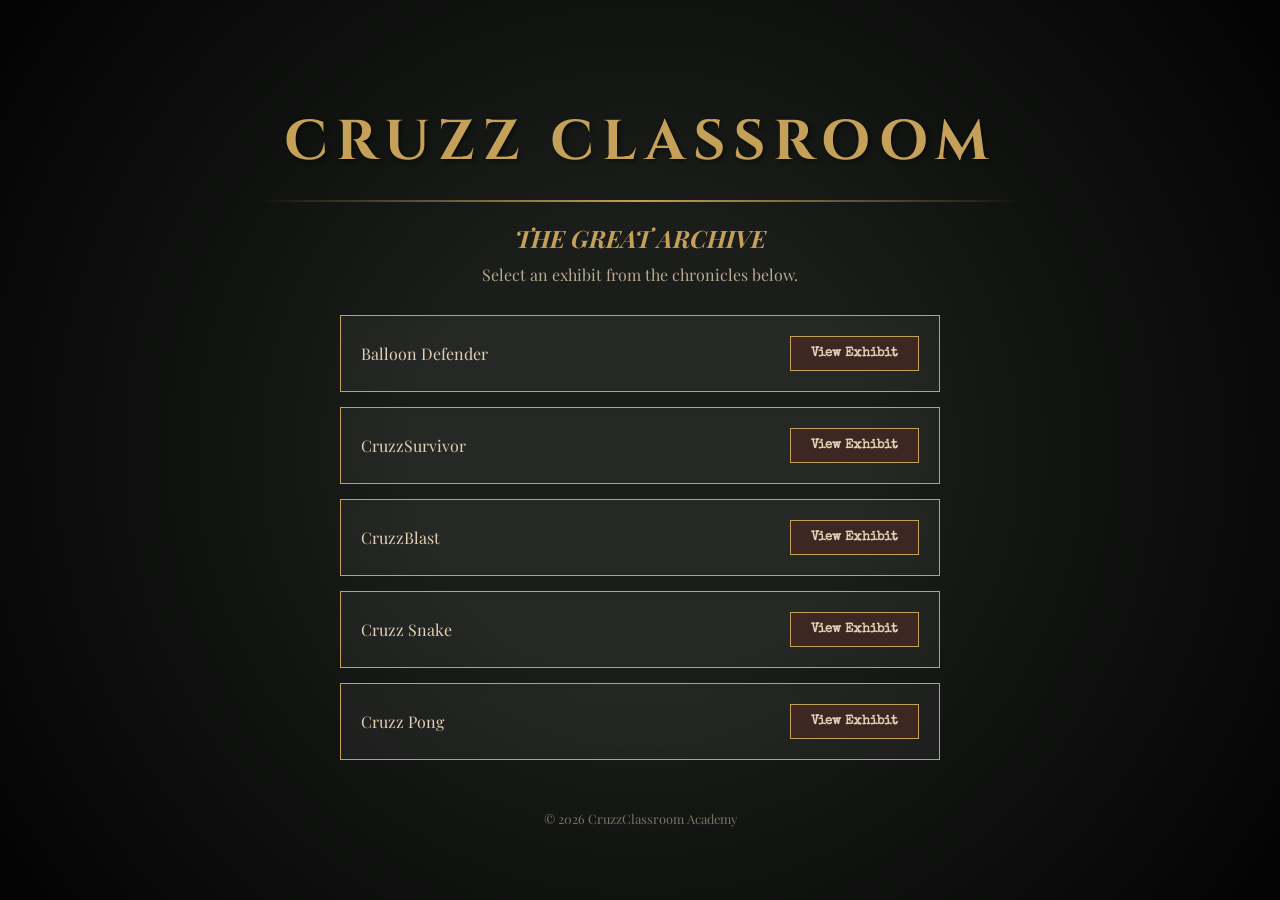
<file: CruzzClassroom/index.html>
<!DOCTYPE html>
<html lang="en">
<head>
    <meta charset="UTF-8">
    <meta name="viewport" content="width=device-width, initial-scale=1.0">
    <title>CruzzClassroom | The Great Archive</title>
    <link rel="stylesheet" href="style.css">
    <link href="https://fonts.googleapis.com/css2?family=Cinzel:wght@700&family=Playfair+Display:ital,wght@0,400;1,700&family=Special+Elite&display=swap" rel="stylesheet">
</head>
<body>
    <div id="fx-survival" class="bg-fx">
        <div class="survivor-sphere" style="top: 15%; animation-delay: 0s;"></div>
        <div class="survivor-sphere" style="top: 40%; animation-delay: 4s; transform: scale(1.2);"></div>
        <div class="survivor-sphere" style="top: 70%; animation-delay: 2s; transform: scale(0.8);"></div>
        <div class="survivor-sphere" style="top: 85%; animation-delay: 7s;"></div>
    </div>
    
    <div id="fx-blast" class="bg-fx">
        <div class="blast-block" style="left: 10%; animation-delay: 0s;"></div>
        <div class="blast-block" style="left: 30%; animation-delay: 3s; width: 60px; height: 60px;"></div>
        <div class="blast-block" style="left: 60%; animation-delay: 1s;"></div>
        <div class="blast-block" style="left: 85%; animation-delay: 4.5s; width: 20px; height: 20px;"></div>
    </div>

    <div class="overlay"></div>

    <div id="announcement-banner" style="display: none;">
        <span id="announcement-text"></span>
        <button onclick="closeAnnouncement()">✖</button>
    </div>

    <div id="admin-modal" style="display: none;">
        <div class="chalkboard admin-box">
            <h2 class="status-text">HEADMASTER LOGIN</h2>
            <input type="password" id="admin-pass" placeholder="Enter Password...">
            <button class="play-btn" onclick="verifyAdmin()">Login</button>
            <button class="back-btn" onclick="closeAdmin()">Cancel</button>
            
            <div id="admin-panel" style="display: none; margin-top: 20px;">
                <textarea id="announcement-input" placeholder="Type new announcement..."></textarea>
                <button class="play-btn" onclick="postAnnouncement()">Broadcast</button>
                <button class="back-btn" onclick="clearAnnouncement()">Clear Current</button>
            </div>
        </div>
    </div>
    
    <div class="classroom-container">
        <header>
            <h1 class="logo" ondblclick="openAdmin()">CRUZZ CLASSROOM</h1>
            <div class="divider"></div>
        </header>

        <main class="content">
            <div id="library-view">
                <h2 class="status-text">THE GREAT ARCHIVE</h2>
                <p class="announcement">Select an exhibit from the chronicles below.</p>
                
                <ul class="game-list">
                    <li class="game-item">
                        <span class="game-title">Balloon Defender</span>
                        <button class="play-btn" onclick="openDetails('balloon')">View Exhibit</button>
                    </li>
                    <li class="game-item">
                        <span class="game-title">CruzzSurvivor</span>
                        <button class="play-btn" onclick="openDetails('survival')">View Exhibit</button>
                    </li>
                    <li class="game-item">
                        <span class="game-title">CruzzBlast</span>
                        <button class="play-btn" onclick="openDetails('blast')">View Exhibit</button>
                    </li>
                    <li class="game-item">
                        <span class="game-title">Cruzz Snake</span>
                        <button class="play-btn" onclick="openDetails('snake')">View Exhibit</button>
                    </li>
                    <li class="game-item">
                        <span class="game-title">Cruzz Pong</span>
                        <button class="play-btn" onclick="openDetails('pong')">View Exhibit</button>
                    </li>
                </ul>
            </div>

            <div id="details-view" style="display: none;">
                <button class="back-btn" onclick="returnToLibrary()">← Return to Library</button>
                <div class="chalkboard details-box">
                    <h2 id="detail-title" class="status-text"></h2>
                    <div id="detail-description" class="desc-content"></div>
                    <button class="play-btn launch-btn" onclick="launchFullscreen()">COMMENCE SIMULATION</button>
                </div>
            </div>

            <div id="player-view" style="display: none;">
                <div class="game-frame-container" id="fullscreen-wrapper">
                    <div id="pause-guard" style="display: none;">
                        <h2 class="status-text" style="color: #ef4444;">EXHIBIT PAUSED</h2>
                        <p style="font-family: 'Special Elite', cursive; margin-bottom: 20px;">This simulation requires maximum focus (Fullscreen).</p>
                        <button class="play-btn" onclick="resumeFullscreen()">RESUME FULLSCREEN</button>
                        <button class="back-btn" onclick="closeGame()" style="margin-left: 10px;">ABORT</button>
                    </div>
                    <iframe id="game-engine" sandbox="allow-scripts allow-forms allow-modals allow-same-origin" allow="fullscreen" src=""></iframe>
                </div>
            </div>
        </main>

        <footer>
            <p>&copy; 2026 CruzzClassroom Academy</p>
        </footer>
    </div>

    <script src="script.js"></script>
</body>
</html>
</file>
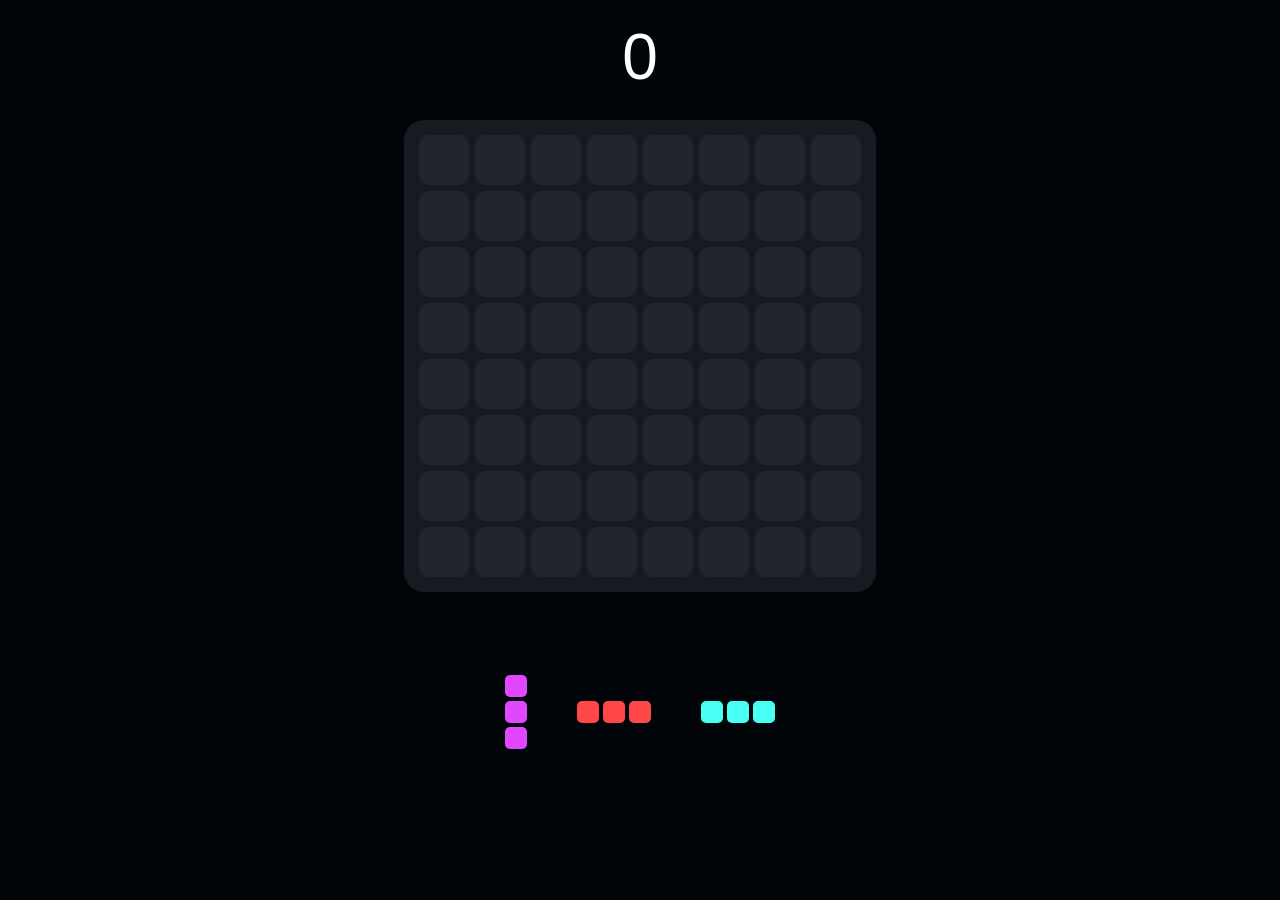
<file: CruzzClassroom/games/cruzzblast.html>
<!DOCTYPE html>
<html lang="en">
<head>
    <meta charset="UTF-8">
    <meta name="viewport" content="width=device-width, initial-scale=1.0, user-scalable=no">
    <title>Block Blast - Smooth Placement</title>
    <style>
        :root {
            --bg: #010409;
            --grid-bg: #161b22;
            --cell-empty: #21262d;
            --cell-size: 50px;
            --block-img: url('https://core-docs.s3.amazonaws.com/oregon_city_school_district_62_ar/directory/205899160/small_a5fa43fe-97da-4562-9943-37f20b4870c8.png');
        }
        body { 
            background: var(--bg); color: white; font-family: 'Arial Black', sans-serif;
            display: flex; flex-direction: column; align-items: center; 
            touch-action: none; margin: 0; overflow: hidden; height: 100vh;
        }
        #header { margin-top: 20px; text-align: center; height: 100px; width: 100%; }
        #score { font-size: 4rem; margin: 0; }
        
        #grid-container { padding: 15px; background: var(--grid-bg); border-radius: 20px; position: relative; }
        #grid { display: grid; grid-template-columns: repeat(8, var(--cell-size)); gap: 6px; }
        
        .cell { width: var(--cell-size); height: var(--cell-size); background: var(--cell-empty); border-radius: 10px; transition: background 0.1s; }
        .cell.filled { 
            background-image: var(--block-img); background-size: cover; background-blend-mode: overlay;
            animation: popIn 0.2s cubic-bezier(0.17, 0.89, 0.32, 1.49) forwards;
        }

        .cell.preview { 
            background-color: rgba(255, 255, 255, 0.2) !important; 
            border: 2px solid rgba(255,255,255,0.5);
            transform: scale(0.95);
        }

        @keyframes popIn { 0% { transform: scale(0.8); } 100% { transform: scale(1); } }
        
        #hand { display: flex; gap: 30px; margin-top: 40px; height: 160px; align-items: center; }
        .shape-container { padding: 10px; cursor: grab; }
        .s-cell { width: 22px; height: 22px; border-radius: 5px; background-image: var(--block-img); background-size: cover; background-blend-mode: overlay; }

        /* KEY FIX: Ensure the dragging clone never blocks the pointer detection */
        .dragging { 
            position: fixed; z-index: 9999; 
            pointer-events: none !important; 
            transform-origin: center center;
            will-change: left, top, transform;
        }
        
        .blasting { animation: blast 0.4s forwards; }
        @keyframes blast { 0% { filter: brightness(3); } 100% { transform: scale(1.4); opacity: 0; } }
    </style>
</head>
<body>

<div id="header"><div id="score">0</div></div>
<div id="grid-container"><div id="grid"></div></div>
<div id="hand"></div>

<script>
    const GRID_SIZE = 8;
    const COLORS = ['#FF4747', '#478BFF', '#47FF47', '#FFB147', '#E047FF', '#47FFF3'];
    const SHAPES = [
        { coords: [[0,0], [0,1], [1,0], [1,1]], w: 2, h: 2 }, 
        { coords: [[0,0], [0,1], [0,2]], w: 3, h: 1 },         
        { coords: [[0,0], [1,0], [2,0]], w: 1, h: 3 },         
        { coords: [[0,0], [0,1], [0,2], [0,3]], w: 4, h: 1 },  
        { coords: [[0,1], [1,0], [1,1], [1,2]], w: 3, h: 2 }
    ];

    let grid = [], score = 0, isDragging = false;
    const gridEl = document.getElementById('grid');
    const scoreEl = document.getElementById('score');

    function init() {
        grid = Array(GRID_SIZE).fill().map(() => Array(GRID_SIZE).fill(null));
        gridEl.innerHTML = '';
        for (let r = 0; r < GRID_SIZE; r++) {
            for (let c = 0; c < GRID_SIZE; c++) {
                const cell = document.createElement('div');
                cell.className = 'cell'; cell.id = `c-${r}-${c}`;
                gridEl.appendChild(cell);
            }
        }
        spawnHand();
    }

    function spawnHand() {
        const handEl = document.getElementById('hand');
        handEl.innerHTML = '';
        for (let i = 0; i < 3; i++) {
            const s = { ...SHAPES[Math.floor(Math.random() * SHAPES.length)] };
            s.color = COLORS[Math.floor(Math.random() * COLORS.length)];
            createDraggable(s);
        }
    }

    function createDraggable(shape) {
        const container = document.createElement('div');
        container.className = 'shape-container';
        const sGrid = document.createElement('div');
        sGrid.style.display = 'grid';
        sGrid.style.gap = '4px';
        sGrid.style.gridTemplateColumns = `repeat(${shape.w}, 22px)`;

        shape.coords.forEach(([dr, dc]) => {
            const sc = document.createElement('div');
            sc.className = 's-cell';
            sc.style.backgroundColor = shape.color;
            sc.style.gridRow = dr + 1; sc.style.gridColumn = dc + 1;
            sGrid.appendChild(sc);
        });

        container.appendChild(sGrid);
        document.getElementById('hand').appendChild(container);

        container.onpointerdown = (e) => {
            if (isDragging) return;
            isDragging = true;
            
            const pointerId = e.pointerId;
            container.setPointerCapture(pointerId);
            
            const clone = container.cloneNode(true);
            clone.classList.add('dragging');
            const rect = container.getBoundingClientRect();
            
            document.body.appendChild(clone);
            container.style.visibility = 'hidden';

            const move = (evt) => {
                if (evt.pointerId !== pointerId) return;

                const scale = 2.4;
                const w = rect.width * scale;
                const h = rect.height * scale;
                
                // Position clone centered on pointer
                clone.style.left = (evt.clientX - w / 2) + 'px';
                clone.style.top = (evt.clientY - h / 2) + 'px';
                clone.style.transform = `scale(${scale})`;
                
                // Optimized Preview Logic
                document.querySelectorAll('.cell.preview').forEach(c => c.classList.remove('preview'));
                
                const target = getTarget(evt.clientX, evt.clientY, shape);
                if (target) {
                    shape.coords.forEach(([dr, dc]) => {
                        const cell = document.getElementById(`c-${target.r + dr}-${target.c + dc}`);
                        if (cell) cell.classList.add('preview');
                    });
                }
            };

            const up = (evt) => {
                if (evt.pointerId !== pointerId) return;

                const target = getTarget(evt.clientX, evt.clientY, shape);
                if (target) {
                    place(target.r, target.c, shape);
                    container.remove();
                    checkLines();
                    if (document.getElementById('hand').children.length === 0) spawnHand();
                } else {
                    container.style.visibility = 'visible';
                }
                
                clone.remove();
                isDragging = false;
                document.querySelectorAll('.cell.preview').forEach(c => c.classList.remove('preview'));
                window.removeEventListener('pointermove', move);
                window.removeEventListener('pointerup', up);
            };

            window.addEventListener('pointermove', move);
            window.addEventListener('pointerup', up);
        };
    }

    function getTarget(x, y, shape) {
        // Use elementFromPoint to find the grid cell beneath the pointer
        // pointer-events: none on the clone ensures we "see through" the held piece
        const el = document.elementFromPoint(x, y);
        if (!el || !el.classList.contains('cell')) return null;

        const [_, r, c] = el.id.split('-');
        // Calculate the top-left origin of where the shape should start
        const tr = parseInt(r) - Math.floor(shape.h / 2);
        const tc = parseInt(c) - Math.floor(shape.w / 2);
        
        // Bounds and Collision Check
        const canFit = shape.coords.every(([dr, dc]) => {
            const nr = tr + dr, nc = tc + dc;
            return nr >= 0 && nr < GRID_SIZE && nc >= 0 && nc < GRID_SIZE && !grid[nr][nc];
        });
        
        return canFit ? { r: tr, c: tc } : null;
    }

    function place(r, c, shape) {
        shape.coords.forEach(([dr, dc]) => {
            const nr = r + dr, nc = c + dc;
            grid[nr][nc] = shape.color;
            const el = document.getElementById(`c-${nr}-${nc}`);
            el.className = 'cell filled';
            el.style.backgroundColor = shape.color;
        });
        score += shape.coords.length;
        scoreEl.innerText = score;
    }

    function checkLines() {
        let rs = [], cs = [];
        for (let i = 0; i < GRID_SIZE; i++) {
            if (grid[i].every(v => v !== null)) rs.push(i);
            if (grid.every(row => row[i] !== null)) cs.push(i);
        }
        if (rs.length + cs.length > 0) {
            score += (rs.length + cs.length) * 100;
            scoreEl.innerText = score;
            rs.forEach(r => {
                for (let i = 0; i < GRID_SIZE; i++) blast(r, i);
                grid[r] = Array(GRID_SIZE).fill(null);
            });
            cs.forEach(c => {
                for (let i = 0; i < GRID_SIZE; i++) blast(i, c);
                grid.forEach(row => row[c] = null);
            });
        }
    }

    function blast(r, c) {
        const el = document.getElementById(`c-${r}-${c}`);
        el.classList.add('blasting');
        setTimeout(() => { el.className = 'cell'; el.style.backgroundColor = ''; }, 400);
    }

    init();
</script>
</body>
</html>
</file>
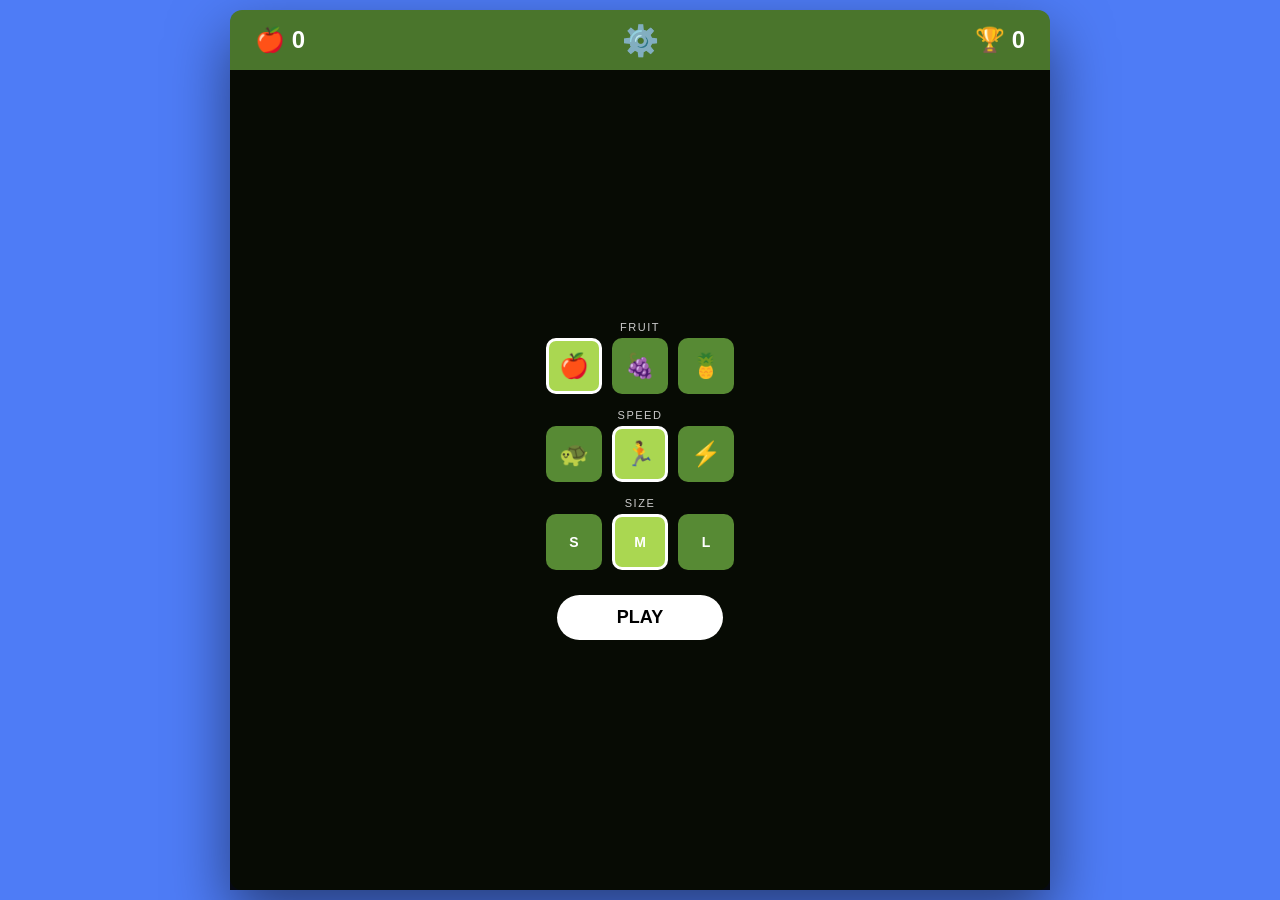
<file: CruzzClassroom/games/Cruzzsnake.html>
<!DOCTYPE html>
<html lang="en">
<head>
    <meta charset="UTF-8">
    <meta name="viewport" content="width=device-width, initial-scale=1.0">
    <title>Google Snake 1:1 REPLICA</title>
    <style>
        :root {
            --header-green: #4a752c;
            --grass-light: #aad751;
            --grass-dark: #a2d149;
            --snake-body: #527ff2;
        }

        body {
            background-color: #4e7cf6;
            margin: 0;
            display: flex;
            flex-direction: column;
            align-items: center;
            justify-content: center;
            height: 100vh;
            font-family: 'Roboto', Arial, sans-serif;
            color: white;
            overflow: hidden;
            user-select: none;
        }

        .game-wrapper {
            background-color: var(--header-green);
            border-radius: 12px;
            box-shadow: 0 25px 60px rgba(0,0,0,0.5);
            position: relative;
            display: flex;
            flex-direction: column;
            max-height: 98vh; 
        }

        .header {
            height: 60px;
            display: flex;
            justify-content: space-between;
            align-items: center;
            padding: 0 25px;
            font-size: 24px;
            font-weight: bold;
            flex-shrink: 0;
        }

        .settings-btn { cursor: pointer; font-size: 30px; z-index: 101; }

        .overlay {
            position: absolute;
            top: 60px;
            left: 0;
            width: 100%;
            height: calc(100% - 60px);
            background: rgba(0, 0, 0, 0.9);
            display: none;
            flex-direction: column;
            align-items: center;
            justify-content: center;
            z-index: 100;
        }

        .settings-content { width: 90%; max-width: 450px; text-align: center; }
        .setting-row { display: flex; justify-content: center; gap: 10px; margin-bottom: 15px; }
        
        /* Smaller Labels */
        .label { 
            font-size: 11px; 
            text-transform: uppercase; 
            margin-bottom: 5px; 
            color: #ccc; 
            letter-spacing: 1.5px; 
        }

        .opt {
            background: #578a34;
            width: 50px;
            height: 50px;
            display: flex;
            align-items: center;
            justify-content: center;
            border-radius: 10px;
            cursor: pointer;
            border: 3px solid transparent;
            transition: 0.2s;
        }
        
        /* Smaller Font for S/M/L buttons */
        .opt-text { font-size: 14px; font-weight: bold; }
        .opt-emoji { font-size: 24px; }
        
        .opt.active { border-color: white; background: var(--grass-light); }

        .play-btn {
            background: white;
            color: black;
            border: none;
            padding: 12px 60px;
            border-radius: 30px;
            font-weight: bold;
            cursor: pointer;
            font-size: 18px;
            margin-top: 10px;
        }

        .death-card { background: #4a752c; padding: 30px; border-radius: 20px; text-align: center; }

        canvas { display: block; width: 100%; height: auto; }
    </style>
</head>
<body>

    <div class="game-wrapper" id="container">
        <div class="header">
            <div>🍎 <span id="score">0</span></div>
            <div class="settings-btn" id="gearBtn">⚙️</div>
            <div>🏆 <span id="high">0</span></div>
        </div>

        <div id="settings-overlay" class="overlay">
            <div class="settings-content">
                <div class="label">Fruit</div>
                <div class="setting-row" id="fruitRow">
                    <div class="opt active" data-val="🍎"><span class="opt-emoji">🍎</span></div>
                    <div class="opt" data-val="🍇"><span class="opt-emoji">🍇</span></div>
                    <div class="opt" data-val="🍍"><span class="opt-emoji">🍍</span></div>
                </div>
                <div class="label">Speed</div>
                <div class="setting-row" id="speedRow">
                    <div class="opt" data-val="140"><span class="opt-emoji">🐢</span></div>
                    <div class="opt active" data-val="90"><span class="opt-emoji">🏃</span></div>
                    <div class="opt" data-val="50"><span class="opt-emoji">⚡</span></div>
                </div>
                <div class="label">Size</div>
                <div class="setting-row" id="sizeRow">
                    <div class="opt" data-val="10"><span class="opt-text">S</span></div>
                    <div class="opt active" data-val="16"><span class="opt-text">M</span></div>
                    <div class="opt" data-val="24"><span class="opt-text">L</span></div>
                </div>
                <button class="play-btn" id="playBtn">PLAY</button>
            </div>
        </div>

        <div id="death-overlay" class="overlay">
            <div class="death-card">
                <div style="display:flex; gap:30px; font-size:36px; margin-bottom:20px; justify-content:center; font-weight:bold;">
                    <div>🍎 <span id="finalScore">0</span></div>
                    <div>🏆 <span id="finalBest">0</span></div>
                </div>
                <div style="display:flex; gap:15px; justify-content:center;">
                    <button class="opt" id="retryBtn" style="width:60px; height:60px;"><span class="opt-emoji">▶️</span></button>
                    <button class="opt" id="deathSettingsBtn" style="width:60px; height:60px;"><span class="opt-emoji">⚙️</span></button>
                </div>
            </div>
        </div>

        <canvas id="game"></canvas>
    </div>

<script>
    const canvas = document.getElementById('game');
    const ctx = canvas.getContext('2d');
    const headImg = new Image();
    headImg.src = 'https://core-docs.s3.amazonaws.com/oregon_city_school_district_62_ar/directory/205899160/small_a5fa43fe-97da-4562-9943-37f20b4870c8.png';

    let config = { fruit: '🍎', speed: 90, size: 16 };
    let snake, apple, d, nextD, score = 0, high = 0, loop, isRunning = false;
    
    function updateLayout() {
        const headerHeight = 60;
        const padding = 20;
        const availableHeight = window.innerHeight - headerHeight - padding;
        const availableWidth = window.innerWidth - padding;
        const size = Math.min(availableHeight, availableWidth);
        
        canvas.width = size;
        canvas.height = size;
        document.getElementById('container').style.width = size + 'px';
    }

    function openSettings() {
        isRunning = false;
        document.getElementById('settings-overlay').style.display = 'flex';
        document.getElementById('death-overlay').style.display = 'none';
        updateLayout();
    }

    function startGame() {
        document.getElementById('settings-overlay').style.display = 'none';
        document.getElementById('death-overlay').style.display = 'none';
        updateLayout();
        snake = [{x: 5, y: 5}, {x: 4, y: 5}, {x: 3, y: 5}];
        spawnApple();
        d = 'RIGHT'; nextD = 'RIGHT';
        score = 0;
        document.getElementById('score').innerText = 0;
        isRunning = true;
        clearInterval(loop);
        loop = setInterval(step, config.speed);
    }

    document.getElementById('gearBtn').onclick = openSettings;
    document.getElementById('playBtn').onclick = startGame;
    document.getElementById('retryBtn').onclick = startGame;
    document.getElementById('deathSettingsBtn').onclick = openSettings;

    function setupToggle(rowId, configKey) {
        document.getElementById(rowId).querySelectorAll('.opt').forEach(opt => {
            opt.onclick = () => {
                document.getElementById(rowId).querySelectorAll('.opt').forEach(o => o.classList.remove('active'));
                opt.classList.add('active');
                let val = opt.dataset.val;
                config[configKey] = isNaN(val) ? val : parseInt(val);
                updateLayout();
            };
        });
    }

    setupToggle('fruitRow', 'fruit');
    setupToggle('speedRow', 'speed');
    setupToggle('sizeRow', 'size');

    window.addEventListener('keydown', e => {
        if(['ArrowUp','ArrowDown','ArrowLeft','ArrowRight'].includes(e.key)) e.preventDefault();
        if (e.key === 'ArrowUp' && d !== 'DOWN') nextD = 'UP';
        if (e.key === 'ArrowDown' && d !== 'UP') nextD = 'DOWN';
        if (e.key === 'ArrowLeft' && d !== 'RIGHT') nextD = 'LEFT';
        if (e.key === 'ArrowRight' && d !== 'LEFT') nextD = 'RIGHT';
    });

    function spawnApple() {
        while(true) {
            apple = { x: Math.floor(Math.random()*config.size), y: Math.floor(Math.random()*config.size) };
            if (!snake.some(s => s.x === apple.x && s.y === apple.y)) break;
        }
    }

    function step() {
        if (!isRunning) return;
        d = nextD;
        let head = { ...snake[0] };
        if (d === 'UP') head.y--; if (d === 'DOWN') head.y++;
        if (d === 'LEFT') head.x--; if (d === 'RIGHT') head.x++;

        if (head.x < 0 || head.x >= config.size || head.y < 0 || head.y >= config.size || snake.some(s => s.x === head.x && s.y === head.y)) {
            isRunning = false;
            document.getElementById('finalScore').innerText = score;
            document.getElementById('finalBest').innerText = high;
            document.getElementById('death-overlay').style.display = 'flex';
            return;
        }

        snake.unshift(head);
        if (head.x === apple.x && head.y === apple.y) {
            score++;
            document.getElementById('score').innerText = score;
            if (score > high) { high = score; document.getElementById('high').innerText = high; }
            spawnApple();
        } else {
            snake.pop();
        }
        render();
    }

    function render() {
        const s = canvas.width / config.size;
        for (let i = 0; i < config.size; i++) {
            for (let j = 0; j < config.size; j++) {
                ctx.fillStyle = (i + j) % 2 === 0 ? '#aad751' : '#a2d149';
                ctx.fillRect(i * s, j * s, s, s);
            }
        }

        ctx.font = `${s * 0.7}px Arial`;
        ctx.textAlign = "center";
        ctx.textBaseline = "middle";
        ctx.fillText(config.fruit, apple.x * s + s/2, apple.y * s + s/2);

        ctx.strokeStyle = '#527ff2';
        ctx.lineWidth = s * 0.75; // Body scales with board size
        ctx.lineCap = "round";
        ctx.lineJoin = "round";
        ctx.beginPath();
        ctx.moveTo(snake[0].x * s + s/2, snake[0].y * s + s/2);
        for(let i = 1; i < snake.length; i++) {
            ctx.lineTo(snake[i].x * s + s/2, snake[i].y * s + s/2);
        }
        ctx.stroke();

        ctx.save();
        ctx.translate(snake[0].x * s + s/2, snake[0].y * s + s/2);
        if (d === 'DOWN') ctx.rotate(Math.PI);
        if (d === 'LEFT') ctx.rotate(-Math.PI / 2);
        if (d === 'RIGHT') ctx.rotate(Math.PI / 2);
        
        ctx.beginPath();
        ctx.arc(0, 0, s/2 - 1, 0, Math.PI * 2);
        ctx.clip();
        ctx.drawImage(headImg, -s/2, -s/2, s, s);
        ctx.restore();
    }

    window.onresize = updateLayout;
    openSettings();
</script>
</body>
</html>
</file>
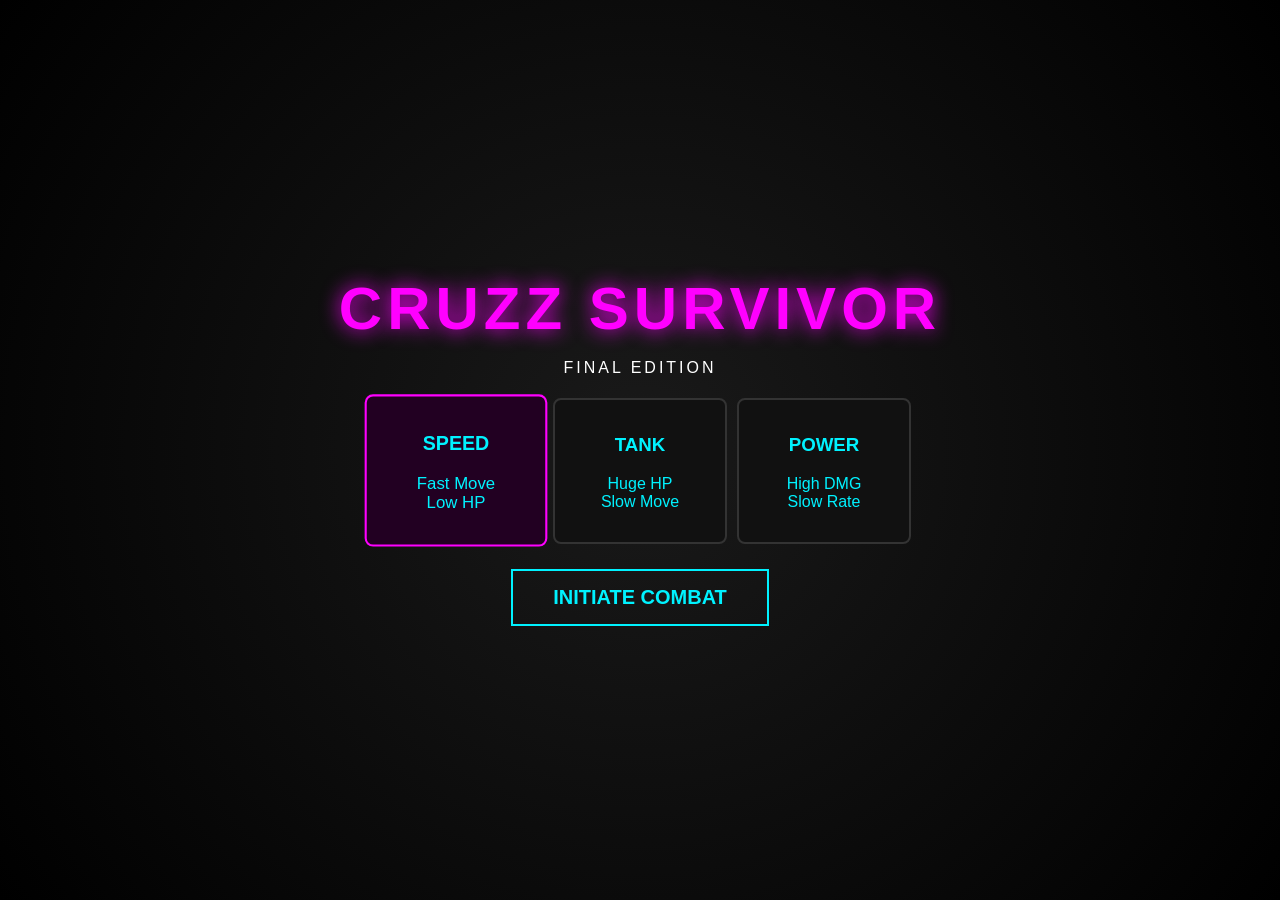
<file: CruzzClassroom/games/Cruzzsurvival.html>
<!DOCTYPE html>
<html lang="en">
<head>
    <meta charset="UTF-8">
    <title>CRUZZ SURVIVOR: FINAL EDITION</title>
    <style>
        body { margin: 0; background: #020202; color: #00f2ff; font-family: 'Segoe UI', sans-serif; overflow: hidden; user-select: none; }
        .overlay { position: absolute; top: 0; left: 0; width: 100%; height: 100%; display: flex; flex-direction: column; align-items: center; justify-content: center; z-index: 100; }
        #main-menu { background: radial-gradient(circle, #1a1a1a 0%, #000 100%); }
        #choice-menu, #trade-menu { background: rgba(0,0,0,0.96); display: none; z-index: 180; }
        #death-screen { background: rgba(20, 0, 0, 0.9); display: none; z-index: 200; border: 5px solid #ff0000; }
        #pause-menu { background: rgba(0,0,0,0.8); display: none; z-index: 150; }
        
        h1 { font-size: 60px; text-transform: uppercase; letter-spacing: 5px; color: #ff00ff; text-shadow: 0 0 20px #ff00ff; margin: 0; }
        .btn { padding: 15px 40px; background: transparent; border: 2px solid #00f2ff; color: #00f2ff; font-size: 20px; cursor: pointer; text-transform: uppercase; transition: 0.2s; font-weight: bold; margin-top: 20px; }
        .btn:hover { background: #00f2ff; color: #000; box-shadow: 0 0 20px #00f2ff; }
        
        .class-card { width: 140px; padding: 15px; background: #111; border: 2px solid #333; cursor: pointer; text-align: center; border-radius: 8px; margin: 5px; transition: 0.3s; }
        .class-card.selected { border-color: #ff00ff; background: #202; transform: scale(1.05); }
        
        .common { border-color: #00ff66 !important; color: #00ff66 !important; }
        .rare { border-color: #0099ff !important; color: #0099ff !important; }
        .epic { border-color: #aa00ff !important; color: #aa00ff !important; }
        .legendary { border-color: #ffcc00 !important; color: #ffcc00 !important; text-shadow: 0 0 10px #ffcc00; }
        .trade-rare { border-color: #ff0055 !important; color: #ff0055 !important; text-shadow: 0 0 15px #ff0055; box-shadow: inset 0 0 20px rgba(255,0,85,0.2); }

        #hp-bar-v { position: absolute; left: 20px; top: 50%; transform: translateY(-50%); width: 22px; height: 300px; background: rgba(255,255,255,0.05); border: 2px solid #333; border-radius: 12px; overflow: hidden; }
        #hp-fill-v { position: absolute; bottom: 0; width: 100%; height: 100%; background: linear-gradient(to top, #ff0000, #ff4d4d); transition: 0.3s; }
        
        #hud-top { position: absolute; top: 20px; left: 50%; transform: translateX(-50%); width: 60%; }
        #xp-container { width: 100%; height: 10px; background: rgba(0,0,0,0.5); border: 1px solid #00f2ff; border-radius: 5px; overflow: hidden; }
        #xp-fill { width: 0%; height: 100%; background: #00f2ff; box-shadow: 0 0 10px #00f2ff; }
        
        #ability-bar-container { position: absolute; bottom: 100px; left: 50%; transform: translateX(-50%); width: 200px; height: 8px; background: #111; border: 1px solid #ff00ff; border-radius: 4px; }
        #ability-fill { width: 0%; height: 100%; background: #ff00ff; box-shadow: 0 0 8px #ff00ff; transition: 0.1s; }

        #powerup-slots { position: absolute; bottom: 20px; left: 60px; display: flex; gap: 8px; align-items: center; }
        .slot { width: 60px; height: 60px; border: 2px solid #222; background: rgba(0,0,0,0.8); display: flex; flex-direction: column; align-items: center; justify-content: center; font-size: 9px; text-align: center; border-radius: 4px; color: #444; position: relative; }
        .stack-badge { position: absolute; top: -5px; right: -5px; background: #ff00ff; color: #fff; font-size: 10px; font-weight: bold; padding: 2px 5px; border-radius: 10px; display: none; }
        
        .aug-card { width: 180px; padding: 15px; background: #000; border: 2px solid #fff; cursor: pointer; text-align: center; border-radius: 8px; transition: 0.2s; }
        .aug-card:hover { transform: translateY(-10px); }
        canvas { display: block; cursor: crosshair; }
    </style>
</head>
<body>
    <div id="main-menu" class="overlay">
        <h1>CRUZZ SURVIVOR</h1>
        <p style="color:#fff; letter-spacing:3px;">FINAL EDITION</p>
        <div style="display:flex" id="class-list">
            <div class="class-card selected" onclick="selClass('speed', this)"><h3>SPEED</h3><p>Fast Move<br>Low HP</p></div>
            <div class="class-card" onclick="selClass('tank', this)"><h3>TANK</h3><p>Huge HP<br>Slow Move</p></div>
            <div class="class-card" onclick="selClass('power', this)"><h3>POWER</h3><p>High DMG<br>Slow Rate</p></div>
        </div>
        <button class="btn" onclick="init()">INITIATE COMBAT</button>
    </div>

    <div id="pause-menu" class="overlay">
        <h1 style="color:#00f2ff">PAUSED</h1>
        <button class="btn" onclick="togglePause()">RESUME</button>
    </div>

    <div id="death-screen" class="overlay">
        <h1 style="color:#ff0000">CRITICAL FAILURE</h1>
        <p style="color:#fff; font-size:24px;">SURVIVED <span id="final-wave">0</span> WAVES</p>
        <button class="btn" onclick="location.reload()">REBOOT SYSTEM</button>
    </div>

    <div id="choice-menu" class="overlay">
        <h2 style="color:#fff">EVOLUTION DETECTED</h2>
        <div style="display:flex; gap:15px;" id="aug-container"></div>
        <div id="replace-ui" style="display:none; margin-top:20px; text-align:center;">
            <p style="color:#ff00ff">PASSIVE SLOTS FULL. OVERWRITE ONE?</p>
            <div id="replace-buttons"></div>
            <button class="btn" style="font-size:12px; border-color:#666; color:#ccc" onclick="closeMenu('choice-menu')">CANCEL / DISCARD</button>
        </div>
    </div>

    <div id="trade-menu" class="overlay">
        <h2 style="color:#ff0055; text-shadow: 0 0 20px #ff0055;">BLACK MARKET TRADE</h2>
        <p style="color:#aaa; font-size:14px; margin-bottom: 20px;">CORE ACCEPTED. SELECT AN ACTIVE ABILITY.</p>
        <div style="display:flex; gap:15px;" id="trade-container"></div>
        <button class="btn" style="font-size:12px; border-color:#666; color:#ccc" onclick="closeMenu('trade-menu')">LEAVE</button>
    </div>

    <div id="game-ui" style="display:none">
        <div id="hp-bar-v"><div id="hp-fill-v"></div></div>
        <div id="hud-top">
            <div id="xp-container"><div id="xp-fill"></div></div>
            <div style="display:flex; justify-content:space-between; font-family:monospace; font-size:18px; margin-top:5px;">
                <span>LVL <span id="lvl-txt">1</span></span>
                <span id="ability-txt" style="color:#ff00ff; font-weight:bold; visibility:hidden;">SPACE READY</span>
                <span style="color:#ff00ff">WAVE <span id="wave-txt">0</span></span>
            </div>
        </div>
        <div id="ability-bar-container"><div id="ability-fill"></div></div>
        <div id="powerup-slots">
            <div class="slot" id="s0"><span class="stack-badge" id="b0"></span><span id="t0">--</span></div>
            <div class="slot" id="s1"><span class="stack-badge" id="b1"></span><span id="t1">--</span></div>
            <div class="slot" id="s2"><span class="stack-badge" id="b2"></span><span id="t2">--</span></div>
            <div class="slot" id="s3"><span class="stack-badge" id="b3"></span><span id="t3">--</span></div>
            <div class="slot" id="s4"><span class="stack-badge" id="b4"></span><span id="t4">--</span></div>
            
            <div style="width: 2px; height: 60px; background: #444; margin: 0 10px;"></div>
            <div class="slot" id="s-ab" style="border-color:#ff00ff; box-shadow: 0 0 10px rgba(255,0,255,0.2);">
                <span style="color:#ff00ff; margin-bottom: 2px;">SPACE</span>
                <span id="t-ab">EMPTY</span>
            </div>
        </div>
    </div>
    <canvas id="canvas"></canvas>

<script>
const canvas = document.getElementById('canvas');
const ctx = canvas.getContext('2d');
const cruzzImg = new Image();
cruzzImg.src = 'https://core-docs.s3.amazonaws.com/oregon_city_school_district_62_ar/directory/205899160/small_a5fa43fe-97da-4562-9943-37f20b4870c8.png';

let player = { x: 0, y: 0, hp: 100, maxHp: 100, lvl: 1, xp: 0, nextXp: 100, speed: 4, bSpeed: 4, r: 25, leech: 0, mag: 180, armor: 0, dead: false, shake: 0, abCharge: 0, abMax: 1000, abSpeed: 1, shielded: 0 };
let weapon = { rate: 25, bRate: 25, count: 1, dmg: 25, bDmg: 25, pSpd: 14 };
let enemies = [], projectiles = [], gems = [], drops = [], eProjectiles = [], augs = [], floatingText = [];
let activeAbility = null; 
let wave = 0, frame = 0, paused = false, keys = {}, mouse = {x:0, y:0}, toSpawn = 0, gameStarted = false, curClass = 'speed';

const CLASSES = { speed: { hp: 80, spd: 4.8, dmg: 25, rate: 25 }, tank: { hp: 160, spd: 3, dmg: 25, rate: 25 }, power: { hp: 100, spd: 4, dmg: 38, rate: 30 } };

// Passive Pool (Siphon Removed)
const AUG_POOL = [
    { name: "Overclock", type: "rate", desc: "Fire Rate ++" },
    { name: "Heavy Cal", type: "dmg", desc: "Damage ++" },
    { name: "Splitter", type: "count", desc: "+1 Projectile" },
    { name: "Plating", type: "maxhp", desc: "Max HP ++" },
    { name: "Scope", type: "pspeed", desc: "Bullet Speed" },
    { name: "Magnet", type: "mag", desc: "Pickup Range" },
    { name: "Reactor", type: "abSpeed", desc: "Ability Recharge" },
    { name: "Titanium", type: "armor", desc: "Damage Reduction" },
    { name: "Vampire", type: "vamp", desc: "High Leech, Low HP" }
];

// Active Ability Pool (Trade Screen Only)
const ABILITY_POOL = [
    { name: "Burst: Nova", abType: "nova", desc: "Space: Clear Area" },
    { name: "Burst: Shield", abType: "shield", desc: "Space: Invulnerable" },
    { name: "Burst: Dash", abType: "dash", desc: "Space: Warp to Mouse" }
];

function getAug(rarity) {
    let t = AUG_POOL[Math.floor(Math.random()*AUG_POOL.length)];
    // Make Vampire artificially rare: 80% chance to reroll if you land on it.
    if(t.type === 'vamp' && Math.random() < 0.8) {
        t = AUG_POOL[0]; // fallback to overclock
    }
    
    let m = rarity === 'legendary' ? 3.5 : (rarity === 'epic' ? 2.2 : (rarity === 'rare' ? 1.5 : 1));
    return {
        name: (rarity.toUpperCase() + " " + t.name), rarity, baseName: t.name,
        apply: () => {
            if(t.type === 'spd') player.bSpeed += (0.6*m);
            if(t.type === 'dmg') weapon.dmg += (14*m);
            if(t.type === 'rate') weapon.bRate *= (1-(0.15*m));
            if(t.type === 'count') weapon.count += (rarity === 'legendary' ? 2 : 1);
            if(t.type === 'maxhp') { player.maxHp += (50*m); player.hp += (50*m); }
            if(t.type === 'pspeed') weapon.pSpd += (5*m);
            if(t.type === 'mag') player.mag += (80*m);
            if(t.type === 'abSpeed') player.abSpeed += (0.5 * m);
            if(t.type === 'armor') player.armor += (0.2 * m);
            if(t.type === 'vamp') { player.leech += (4*m); player.maxHp = Math.max(10, player.maxHp - 30); if(player.hp > player.maxHp) player.hp = player.maxHp; }
            player.speed = player.bSpeed; weapon.rate = weapon.bRate;
        }
    };
}

function selClass(c, el) {
    curClass = c;
    document.querySelectorAll('.class-card').forEach(x => x.classList.remove('selected'));
    el.classList.add('selected');
}

function init() {
    canvas.width = window.innerWidth; canvas.height = window.innerHeight;
    const c = CLASSES[curClass];
    player.x = canvas.width/2; player.y = canvas.height/2;
    player.hp = player.maxHp = c.hp; player.speed = player.bSpeed = c.spd;
    weapon.dmg = weapon.bDmg = c.dmg; weapon.rate = weapon.bRate = c.rate;
    document.getElementById('main-menu').style.display = 'none';
    document.getElementById('game-ui').style.display = 'block';
    gameStarted = true; nextWave(); loop();
}

window.onkeydown = e => {
    keys[e.code] = true;
    if(e.code === 'Escape' || e.code === 'KeyP') togglePause();
    if(e.code === 'Space') useAbility();
};
window.onkeyup = e => keys[e.code] = false;
window.onmousemove = e => { mouse.x = e.clientX; mouse.y = e.clientY; };

function useAbility() {
    if(player.abCharge < player.abMax || !activeAbility) return;
    player.abCharge = 0;
    
    if(activeAbility.abType === 'nova') {
        enemies.forEach(e => {
            if(Math.hypot(e.x-player.x, e.y-player.y) < 350) {
                e.hp -= (weapon.dmg * 10);
                addPop(e.x, e.y, "NOVA", "#ff00ff");
            }
        });
        player.shake = 25;
    } 
    else if(activeAbility.abType === 'shield') {
        player.shielded = 240; 
    }
    else if(activeAbility.abType === 'dash') {
        let ang = Math.atan2(mouse.y - player.y, mouse.x - player.x);
        player.x += Math.cos(ang) * 350;
        player.y += Math.sin(ang) * 350;
        player.x = Math.max(player.r, Math.min(canvas.width - player.r, player.x));
        player.y = Math.max(player.r, Math.min(canvas.height - player.r, player.y));
        addPop(player.x, player.y, "WARP", "#aa00ff");
    }
}

function togglePause() {
    if(!gameStarted || player.dead) return;
    paused = !paused;
    document.getElementById('pause-menu').style.display = paused ? 'flex' : 'none';
    if(!paused) loop();
}

function nextWave() {
    wave++; 
    toSpawn = 12 + (wave * 5);
    document.getElementById('wave-txt').innerText = wave;
    if (wave >= 3 && Math.random() < 0.25) { spawnEnemy('boss'); } 
}

function spawnEnemy(typeOverride = null, spawnX = null, spawnY = null) {
    let x = spawnX, y = spawnY;
    if (x === null || y === null) {
        let side = Math.floor(Math.random()*4);
        if(side==0){x=Math.random()*canvas.width;y=-100}
        else if(side==1){x=Math.random()*canvas.width;y=canvas.height+100}
        else if(side==2){x=-100;y=Math.random()*canvas.height}
        else {x=canvas.width+100;y=Math.random()*canvas.height}
    }
    
    let r = Math.random(), type = typeOverride || 'normal';
    if (!typeOverride) {
        if (r < 0.15) type = 'shooter';
        else if (r < 0.25) type = 'swarmer';
        else if (r < 0.35 && wave > 3) type = 'splitter';
        else if (r < 0.45 && wave > 4) type = 'wraith';
        else if (r < 0.55 && wave > 2) type = 'tank';
    }

    let h = 40 + (wave * 20), s = 1.6 + (wave * 0.08), rad = 15, col = "#ff4d4d";
    
    if (type == 'shooter') { col = "#00f2ff"; s *= 0.8; rad = 18; }
    else if (type == 'tank') { col = "#900"; h *= 4; s *= 0.5; rad = 30; }
    else if (type == 'swarmer') { col = "#ffff00"; h *= 0.5; s *= 2.2; rad = 10; }
    else if (type == 'wraith') { col = "#aa00ff"; h *= 1.5; s *= 1.2; rad = 20; }
    else if (type == 'splitter') { col = "#ff8800"; h *= 1.8; s *= 0.9; rad = 22; }
    else if (type == 'boss') { col = "#ff00ff"; h *= 16; s *= 0.6; rad = 60; }

    enemies.push({ x, y, type, hp: h, maxH: h, r: rad, c: col, spd: s, sTimer: 60, dead: false, lastTele: 0, teleStart: null, teleTimer: 0 });
}

function addPop(x, y, txt, col) {
    floatingText.push({ x, y, txt, col, life: 60, vy: -2 });
}

function openTrade() {
    paused = true;
    document.getElementById('trade-menu').style.display = "flex";
    const cont = document.getElementById('trade-container');
    cont.innerHTML = "";
    
    ABILITY_POOL.forEach(a => {
        let div = document.createElement('div'); 
        div.className = `aug-card trade-rare`;
        div.innerHTML = `<h3>${a.name}</h3><p>${a.desc}</p>`;
        div.onclick = () => { 
            activeAbility = { ...a, rarity: 'trade-rare', baseName: a.name };
            updateSlots(); 
            closeMenu('trade-menu'); 
        };
        cont.appendChild(div);
    });
}

function openAug(spec = null) {
    paused = true; 
    document.getElementById('choice-menu').style.display = "flex";
    const cont = document.getElementById('aug-container'); 
    cont.innerHTML = "";
    document.getElementById('replace-ui').style.display = 'none';

    if (spec) {
        renderSingleCard(spec);
    } else {
        for(let i=0; i<3; i++) {
            let roll = Math.random(), rar = 'common';
            if (roll < 0.05) rar = 'legendary'; else if (roll < 0.15) rar = 'epic'; else if (roll < 0.30) rar = 'rare';
            const a = getAug(rar);
            renderSingleCard(a, cont);
        }
    }
}

function renderSingleCard(a, cont = document.getElementById('aug-container')) {
    let div = document.createElement('div'); div.className = `aug-card ${a.rarity}`;
    div.innerHTML = `<h3>${a.name}</h3><p>${a.desc}</p>`;
    
    div.onclick = () => { 
        let existing = augs.find(x => x.name === a.name);
        if (existing) {
            a.apply();
            existing.stack = (existing.stack || 1) + 1;
            updateSlots();
            closeMenu('choice-menu');
        } else if (augs.length < 5) {
            a.apply();
            a.stack = 1;
            augs.push(a);
            updateSlots();
            closeMenu('choice-menu');
        } else {
            showReplace(a);
        }
    };
    cont.appendChild(div);
}

function showReplace(newA) {
    document.getElementById('replace-ui').style.display = 'block';
    const rb = document.getElementById('replace-buttons');
    rb.innerHTML = "";
    augs.forEach((old, i) => {
        let b = document.createElement('button');
        b.className = `rep-btn ${old.rarity}`;
        b.style.cssText = "margin:5px; padding:10px; cursor:pointer; background:#111; color:#fff; border:1px solid #555;";
        b.innerText = `OVERWRITE ${old.name} ${old.stack > 1 ? '(x'+old.stack+')' : ''}`;
        b.onclick = () => { augs.splice(i, 1); newA.apply(); newA.stack = 1; augs.push(newA); updateSlots(); closeMenu('choice-menu'); };
        rb.appendChild(b);
    });
}

function updateSlots() {
    for(let i=0; i<5; i++) {
        const t = document.getElementById('t'+i);
        const s = document.getElementById('s'+i);
        const b = document.getElementById('b'+i);
        
        if(augs[i]) { 
            t.innerText = augs[i].name; 
            s.className = `slot active ${augs[i].rarity}`;
            if(augs[i].stack > 1) {
                b.style.display = 'block';
                b.innerText = 'x' + augs[i].stack;
            } else { b.style.display = 'none'; }
        } else { 
            t.innerText = "--"; s.className = "slot"; b.style.display = 'none';
        }
    }
    
    const tAb = document.getElementById('t-ab');
    const sAb = document.getElementById('s-ab');
    if(activeAbility) {
        tAb.innerText = activeAbility.baseName;
        sAb.className = `slot active trade-rare`;
    } else {
        tAb.innerText = "EMPTY";
    }
}

function closeMenu(id) { document.getElementById(id).style.display = "none"; paused = false; loop(); }

function triggerDeath() {
    player.dead = true; paused = true;
    document.getElementById('final-wave').innerText = wave;
    document.getElementById('death-screen').style.display = 'flex';
}

function loop() {
    if (paused || !gameStarted || player.dead) return;
    
    let sx = (Math.random()-0.5)*player.shake;
    let sy = (Math.random()-0.5)*player.shake;
    if(player.shake > 0) player.shake *= 0.9;

    ctx.fillStyle = "#050505"; ctx.fillRect(0,0,canvas.width,canvas.height);
    ctx.save();
    ctx.translate(sx, sy);

    if(keys['KeyW']) player.y -= player.speed; if(keys['KeyS']) player.y += player.speed;
    if(keys['KeyA']) player.x -= player.speed; if(keys['KeyD']) player.x += player.speed;
    player.x = Math.max(player.r, Math.min(canvas.width - player.r, player.x));
    player.y = Math.max(player.r, Math.min(canvas.height - player.r, player.y));
    
    if(player.shielded > 0) {
        player.shielded--;
        ctx.strokeStyle = "#ff00ff"; ctx.lineWidth = 4;
        ctx.beginPath(); ctx.arc(player.x, player.y, player.r + 8, 0, Math.PI*2); ctx.stroke();
    }
    
    ctx.drawImage(cruzzImg, player.x-25, player.y-25, 50, 50);

    if (toSpawn > 0 && frame % 45 === 0) { spawnEnemy(); toSpawn--; }
    if (activeAbility && player.abCharge < player.abMax) player.abCharge += player.abSpeed;

    if (frame % Math.floor(weapon.rate) === 0) {
        let ang = Math.atan2(mouse.y - player.y, mouse.x - player.x);
        for(let i=0; i<weapon.count; i++) {
            projectiles.push({x: player.x, y: player.y, vx: Math.cos(ang+(i*0.12-weapon.count*0.06))*weapon.pSpd, vy: Math.sin(ang+(i*0.12-weapon.count*0.06))*weapon.pSpd, alive:true});
        }
    }

    projectiles.forEach(p => {
        p.x += p.vx; p.y += p.vy;
        ctx.fillStyle = "#00f2ff"; ctx.beginPath(); ctx.arc(p.x, p.y, 4, 0, Math.PI*2); ctx.fill();
        enemies.forEach(e => {
            if (p.alive && Math.hypot(e.x-p.x, e.y-p.y) < e.r+5) {
                e.hp -= weapon.dmg; p.alive = false; 
                addPop(e.x, e.y, Math.floor(weapon.dmg), "#fff");
                if(e.hp <= 0 && !e.dead) { 
                    e.dead = true; 
                    let gc = e.type === 'tank' ? 6 : (e.type === 'boss' ? 15 : (e.type === 'wraith' ? 4 : 1));
                    for(let i=0; i<gc; i++) gems.push({x: e.x+Math.random()*40-20, y: e.y+Math.random()*40-20, val: 25});
                    
                    if(e.type === 'splitter') {
                        spawnEnemy('swarmer', e.x + 15, e.y);
                        spawnEnemy('swarmer', e.x - 15, e.y);
                    }

                    if(e.type === 'boss') {
                        drops.push({x: e.x, y: e.y, data: { rarity: 'trade-rare', type: 'core' }}); // Drops the red core
                    } else if(e.type === 'shooter' && Math.random() < 0.1) {
                        drops.push({x: e.x, y: e.y, data: getAug('rare')});
                    } else if((e.type === 'tank') && Math.random() < 0.2) {
                        drops.push({x: e.x, y: e.y, data: getAug(Math.random() < 0.2 ? 'legendary' : 'epic')});
                    }
                    
                    if(player.leech > 0) player.hp = Math.min(player.maxHp, player.hp + player.leech);
                }
            }
        });
        if(p.x < 0 || p.x > canvas.width || p.y < 0 || p.y > canvas.height) p.alive = false;
    });

    eProjectiles.forEach(ep => {
        ep.x += ep.vx; ep.y += ep.vy;
        ctx.fillStyle = "#ff0000"; ctx.beginPath(); ctx.arc(ep.x, ep.y, 7, 0, Math.PI*2); ctx.fill();
        if(Math.hypot(player.x - ep.x, player.y - ep.y) < player.r && player.shielded <= 0) {
            let dmg = Math.max(2, 15 - (player.armor * 10)); 
            player.hp -= dmg; ep.alive = false; player.shake = 10;
        }
        if(ep.x < 0 || ep.x > canvas.width || ep.y < 0 || ep.y > canvas.height) ep.alive = false;
    });

    // Enemy AI & Anti-Stacking
    enemies.forEach((e, index) => {
        // Teleportation Logic
        if(e.teleTimer > 0 && e.teleStart) {
            ctx.strokeStyle = `rgba(170, 0, 255, ${e.teleTimer/20})`;
            ctx.lineWidth = 4;
            ctx.beginPath(); ctx.moveTo(e.teleStart.x, e.teleStart.y); ctx.lineTo(e.x, e.y); ctx.stroke();
            e.teleTimer--;
        }

        let d = Math.hypot(player.x-e.x, player.y-e.y);
        
        if(e.type === 'wraith' && frame - e.lastTele > 180 && d < 400 && d > 100) {
            e.teleStart = {x: e.x, y: e.y};
            e.x = player.x + (Math.random()-0.5)*150; 
            e.y = player.y + (Math.random()-0.5)*150;
            e.lastTele = frame; e.teleTimer = 20; 
        }

        let vx = 0, vy = 0;
        if((e.type === 'shooter' && d < 350) || (e.type === 'boss' && d < 450)) {
            e.sTimer--;
            if(e.sTimer <= 0) {
                let ang = Math.atan2(player.y - e.y, player.x - e.x);
                if(e.type === 'boss') {
                    for(let i=-2; i<=2; i++) eProjectiles.push({x: e.x, y: e.y, vx: Math.cos(ang+i*0.25)*8, vy: Math.sin(ang+i*0.25)*8, alive: true});
                    e.sTimer = 70;
                } else {
                    eProjectiles.push({x: e.x, y: e.y, vx: Math.cos(ang)*7, vy: Math.sin(ang)*7, alive: true});
                    e.sTimer = 90;
                }
            }
            if(d < 250) { vx = -((player.x-e.x)/d)*e.spd; vy = -((player.y-e.y)/d)*e.spd; }
        } else {
            vx = ((player.x-e.x)/d)*e.spd; vy = ((player.y-e.y)/d)*e.spd;
        }

        // Anti-Stacking Separation Steering
        let sepX = 0, sepY = 0;
        enemies.forEach(e2 => {
            if(e !== e2) {
                let dist = Math.hypot(e.x - e2.x, e.y - e2.y);
                if(dist > 0 && dist < e.r + e2.r) {
                    sepX += (e.x - e2.x) * 0.05;
                    sepY += (e.y - e2.y) * 0.05;
                }
            }
        });

        e.x += (vx + sepX); e.y += (vy + sepY);
        
        ctx.fillStyle = e.c; ctx.beginPath(); ctx.arc(e.x, e.y, e.r, 0, Math.PI*2); ctx.fill();
        let barW = e.type === 'boss' ? 60 : 30;
        ctx.fillStyle = "#222"; ctx.fillRect(e.x - barW/2, e.y - (e.r + 15), barW, 5);
        ctx.fillStyle = "#0f0"; ctx.fillRect(e.x - barW/2, e.y - (e.r + 15), (e.hp/e.maxH) * barW, 5);
        
        if (d < e.r+15 && player.shielded <= 0) { 
            let touchDmg = Math.max(0.1, 0.8 - player.armor);
            player.hp -= touchDmg; player.shake = 2; 
        }
    });

    gems.forEach(g => {
        let d = Math.hypot(player.x-g.x, player.y-g.y);
        if (d < player.mag) { g.x += (player.x-g.x)*0.15; g.y += (player.y-g.y)*0.15; }
        if (d < 25) {
            player.xp += g.val; g.collected = true;
            if (player.xp >= player.nextXp) {
                player.lvl++; player.xp = 0; player.nextXp *= 1.25;
                if (player.lvl % 4 === 0) openAug();
            }
        }
        ctx.fillStyle = "#ff00ff"; ctx.fillRect(g.x, g.y, 8, 8);
    });

    floatingText.forEach(f => {
        f.y += f.vy; f.life--;
        ctx.fillStyle = f.col; ctx.globalAlpha = f.life/60;
        ctx.font = "bold 16px monospace"; ctx.fillText(f.txt, f.x, f.y);
        ctx.globalAlpha = 1;
    });

    drops.forEach(d => {
        let dist = Math.hypot(player.x-d.x, player.y-d.y);
        ctx.fillStyle = d.data.type === 'core' ? '#ff0055' : (d.data.rarity === 'legendary' ? '#ffcc00' : '#aa00ff');
        ctx.beginPath(); ctx.arc(d.x, d.y, 12, 0, Math.PI*2); ctx.fill();
        
        // Add a pulsing effect to the Core
        if(d.data.type === 'core') {
            ctx.strokeStyle = `rgba(255, 0, 85, ${0.5 + Math.sin(frame*0.1)*0.5})`;
            ctx.lineWidth = 3; ctx.beginPath(); ctx.arc(d.x, d.y, 18, 0, Math.PI*2); ctx.stroke();
        }

        if (dist < 35) { 
            d.collected = true; 
            if(d.data.type === 'core') openTrade();
            else openAug(d.data); 
        }
    });

    ctx.restore();

    enemies = enemies.filter(e => !e.dead); 
    gems = gems.filter(g => !g.collected); 
    drops = drops.filter(d => !d.collected); 
    projectiles = projectiles.filter(p => p.alive);
    eProjectiles = eProjectiles.filter(ep => ep.alive);
    floatingText = floatingText.filter(f => f.life > 0);

    if(toSpawn <= 0 && enemies.length === 0) nextWave();

    document.getElementById('hp-fill-v').style.height = (player.hp/player.maxHp*100) + "%";
    document.getElementById('xp-fill').style.width = (player.xp/player.nextXp*100) + "%";
    document.getElementById('lvl-txt').innerText = player.lvl;
    document.getElementById('ability-fill').style.width = Math.min(100, (player.abCharge/player.abMax)*100) + "%";
    document.getElementById('ability-txt').style.visibility = (player.abCharge >= player.abMax && activeAbility) ? 'visible' : 'hidden';

    if (player.hp <= 0) triggerDeath();
    frame++; requestAnimationFrame(loop);
}
</script>
</body>
</html>
</file>
<file: CruzzClassroom/style.css>
* { margin: 0; padding: 0; box-sizing: border-box; }

body {
    background-color: #1a1d1a;
    background-image: url('https://www.transparenttextures.com/patterns/dark-leather.png');
    color: #e2d1b3;
    font-family: 'Playfair Display', serif;
    min-height: 100vh;
    display: flex;
    justify-content: center;
    align-items: center;
    text-align: center;
    overflow-x: hidden;
    transition: all 1s ease;
}

/* =========================================
   VISIBLE DYNAMIC BACKGROUND THEMES
========================================= */

/* Balloon Theme: Brighter Gold Motes */
@keyframes scrollUp { from { background-position: 0 0, 0 0; } to { background-position: 0 60px, 0 0; } }
body.theme-balloon {
    background-image: radial-gradient(circle, rgba(230, 190, 100, 0.4) 3px, transparent 4px), url('https://www.transparenttextures.com/patterns/dark-leather.png');
    background-size: 60px 60px, auto;
    animation: scrollUp 3s linear infinite;
}

/* Survival Theme: Deep Red Pulse */
@keyframes pulseDark { 0% { box-shadow: inset 0 0 50px rgba(100,0,0,0.3); } 50% { box-shadow: inset 0 0 250px rgba(255,0,0,0.4); } 100% { box-shadow: inset 0 0 50px rgba(100,0,0,0.3); } }
body.theme-survival {
    background-color: #0a0000;
    animation: pulseDark 3s infinite;
}

/* Blast Theme: Bright Red Horizontal Grids */
@keyframes scrollLeft { from { background-position: 0 0, 0 0; } to { background-position: -60px 0, 0 0; } }
body.theme-blast {
    background-image: repeating-linear-gradient(90deg, rgba(255, 50, 50, 0.2) 0px, transparent 3px, transparent 30px), url('https://www.transparenttextures.com/patterns/dark-leather.png');
    animation: scrollLeft 1.5s linear infinite;
}

/* Snake Theme: Highly Visible Neon Green Grid */
@keyframes scrollGrid { from { background-position: 0 0, 0 0, 0 0; } to { background-position: -60px 60px, -60px 60px, 0 0; } }
body.theme-snake {
    background-color: #051a05;
    background-image: 
        linear-gradient(rgba(0, 255, 0, 0.2) 2px, transparent 2px),
        linear-gradient(90deg, rgba(0, 255, 0, 0.2) 2px, transparent 2px),
        url('https://www.transparenttextures.com/patterns/dark-leather.png');
    background-size: 60px 60px, 60px 60px, auto;
    animation: scrollGrid 3s linear infinite;
}

/* Pong Theme: Classic Center Dashed Line */
body.theme-pong {
    background-color: #050505;
    background-image: repeating-linear-gradient(0deg, rgba(255, 255, 255, 0.3) 0px, rgba(255, 255, 255, 0.3) 20px, transparent 20px, transparent 40px);
    background-position: center;
    background-size: 10px 100%;
    background-repeat: no-repeat;
}

/* =========================================
   ANIMATED BACKGROUND ELEMENTS (Spheres & Blocks)
========================================= */
.bg-fx { display: none; position: fixed; top: 0; left: 0; width: 100vw; height: 100vh; z-index: -1; pointer-events: none; overflow: hidden; }

/* Turn them on when theme is active */
body.theme-survival #fx-survival { display: block; }
body.theme-blast #fx-blast { display: block; }

/* The Spheres with Health Bars */
.survivor-sphere {
    position: absolute; width: 80px; height: 80px; left: -100px;
    background: radial-gradient(circle at 30% 30%, #ff6666, #8b0000);
    border-radius: 50%; opacity: 0; animation: floatAcross 12s linear infinite;
    box-shadow: 0 0 20px rgba(255,0,0,0.5);
}
/* Health bar container */
.survivor-sphere::before {
    content: ''; position: absolute; top: -20px; left: 10px; width: 60px; height: 10px;
    background: #222; border: 2px solid #000; border-radius: 2px;
}
/* Health bar fill (Green) */
.survivor-sphere::after {
    content: ''; position: absolute; top: -18px; left: 12px; width: 45px; height: 6px; background: #00ff00;
}
@keyframes floatAcross {
    0% { transform: translateX(0vw); opacity: 0; }
    10% { opacity: 0.6; } 90% { opacity: 0.6; }
    100% { transform: translateX(120vw); opacity: 0; }
}

/* The Falling Blast Blocks */
.blast-block {
    position: absolute; width: 40px; height: 40px; top: -100px;
    background: rgba(255, 100, 100, 0.5); border: 2px solid #ff3333;
    box-shadow: 0 0 25px rgba(255,50,50,0.8);
    opacity: 0; animation: fallDown 8s linear infinite;
}
@keyframes fallDown {
    0% { transform: translateY(0vh) rotate(0deg); opacity: 0; }
    10% { opacity: 0.8; } 90% { opacity: 0.8; }
    100% { transform: translateY(120vh) rotate(360deg); opacity: 0; }
}

/* =========================================
   REST OF THE WEBSITE STYLING
========================================= */
.overlay { position: fixed; top: 0; left: 0; width: 100%; height: 100%; background: radial-gradient(circle, rgba(0,0,0,0) 30%, rgba(0,0,0,0.9) 100%); pointer-events: none; }
#announcement-banner { position: fixed; top: 0; left: 0; width: 100%; background: #c5a059; color: #1a1d1a; padding: 10px 20px; font-family: 'Special Elite', cursive; font-weight: bold; z-index: 100; display: flex; justify-content: space-between; align-items: center; box-shadow: 0 5px 15px rgba(0,0,0,0.5); }
#announcement-banner button { background: none; border: none; font-size: 1.2rem; cursor: pointer; font-weight: bold; }
#admin-modal { position: fixed; top: 0; left: 0; width: 100%; height: 100%; background: rgba(0,0,0,0.8); z-index: 200; display: flex; justify-content: center; align-items: center; }
.admin-box { width: 400px; }
.admin-box input, .admin-box textarea { width: 100%; padding: 10px; margin: 15px 0; background: #1a1d1a; border: 1px solid #c5a059; color: #e2d1b3; font-family: 'Special Elite', cursive; }
.classroom-container { z-index: 1; position: relative; width: 90%; max-width: 1000px; padding: 40px 20px; margin-top: 30px;}
.logo { font-family: 'Cinzel', serif; font-size: clamp(2rem, 8vw, 3.5rem); letter-spacing: 8px; color: #c5a059; text-shadow: 2px 2px 4px rgba(0,0,0,0.5); cursor: pointer; }
.divider { height: 2px; background: linear-gradient(to right, transparent, #c5a059, transparent); margin: 20px auto; width: 80%; }
.status-text { font-style: italic; font-size: 1.5rem; margin-bottom: 10px; color: #c5a059; }
.announcement { color: #b8a98f; margin-bottom: 30px; }
.game-list { list-style: none; padding: 0; max-width: 600px; margin: 0 auto; }
.game-item { background: rgba(255, 255, 255, 0.05); border: 1px solid #c5a059; margin-bottom: 15px; padding: 20px; display: flex; justify-content: space-between; align-items: center; backdrop-filter: blur(5px); }
.play-btn, .back-btn { background: #3e2723; color: #e2d1b3; border: 1px solid #c5a059; padding: 10px 20px; cursor: pointer; font-family: 'Special Elite', cursive; font-weight: bold; transition: 0.2s;}
.play-btn:hover { background: #c5a059; color: #1a1d1a; }
.chalkboard { background-color: #2b3a32; border: 12px solid #3e2723; box-shadow: 0 10px 30px rgba(0,0,0,0.8), inset 0 0 40px rgba(0,0,0,0.6); margin-top: 20px; }
.details-box { padding: 40px; text-align: left; }
.desc-content h3 { font-family: 'Cinzel', serif; margin: 25px 0 10px 0; color: #e2d1b3; border-bottom: 1px solid rgba(197, 160, 89, 0.3); padding-bottom: 5px; }
.desc-content p, .desc-content li { font-family: 'Special Elite', cursive; line-height: 1.6; margin-bottom: 15px; font-size: 1.1rem; opacity: 0.9; }
.desc-content ul { padding-left: 20px; margin-bottom: 20px; }
.desc-content table { width: 100%; border-collapse: collapse; margin-bottom: 20px; font-family: 'Special Elite', cursive; }
.desc-content th, .desc-content td { border: 1px solid #c5a059; padding: 10px; text-align: left; }
.desc-content th { background: rgba(197, 160, 89, 0.2); }
.launch-btn { width: 100%; font-size: 1.2rem; padding: 15px; margin-top: 20px; }
.game-frame-container { width: 100%; height: 100vh; position: relative; background: #000; }
#game-engine { width: 100%; height: 100%; border: none; }
#pause-guard { position: absolute; top: 0; left: 0; width: 100%; height: 100%; background: rgba(26, 29, 26, 0.95); z-index: 50; display: flex; flex-direction: column; justify-content: center; align-items: center; }
footer { margin-top: 50px; font-size: 0.8rem; opacity: 0.5; }
</file>
